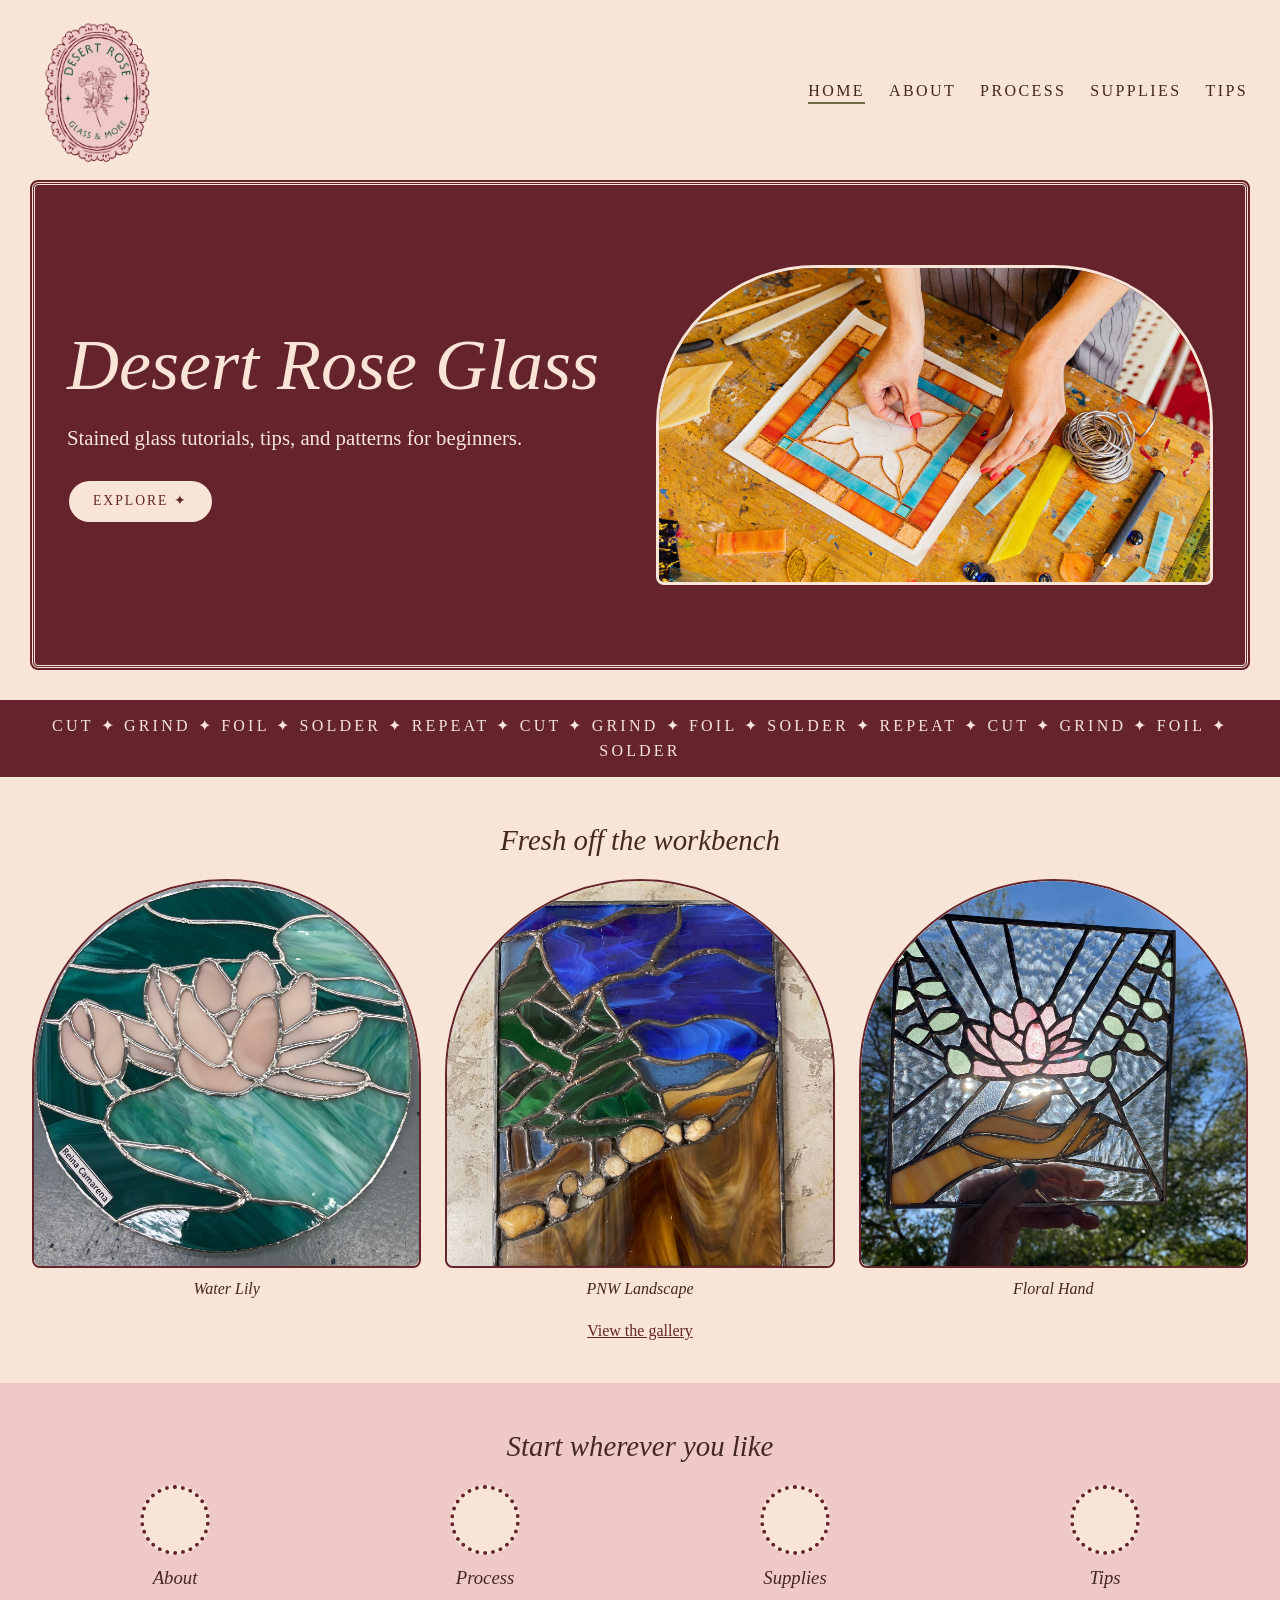
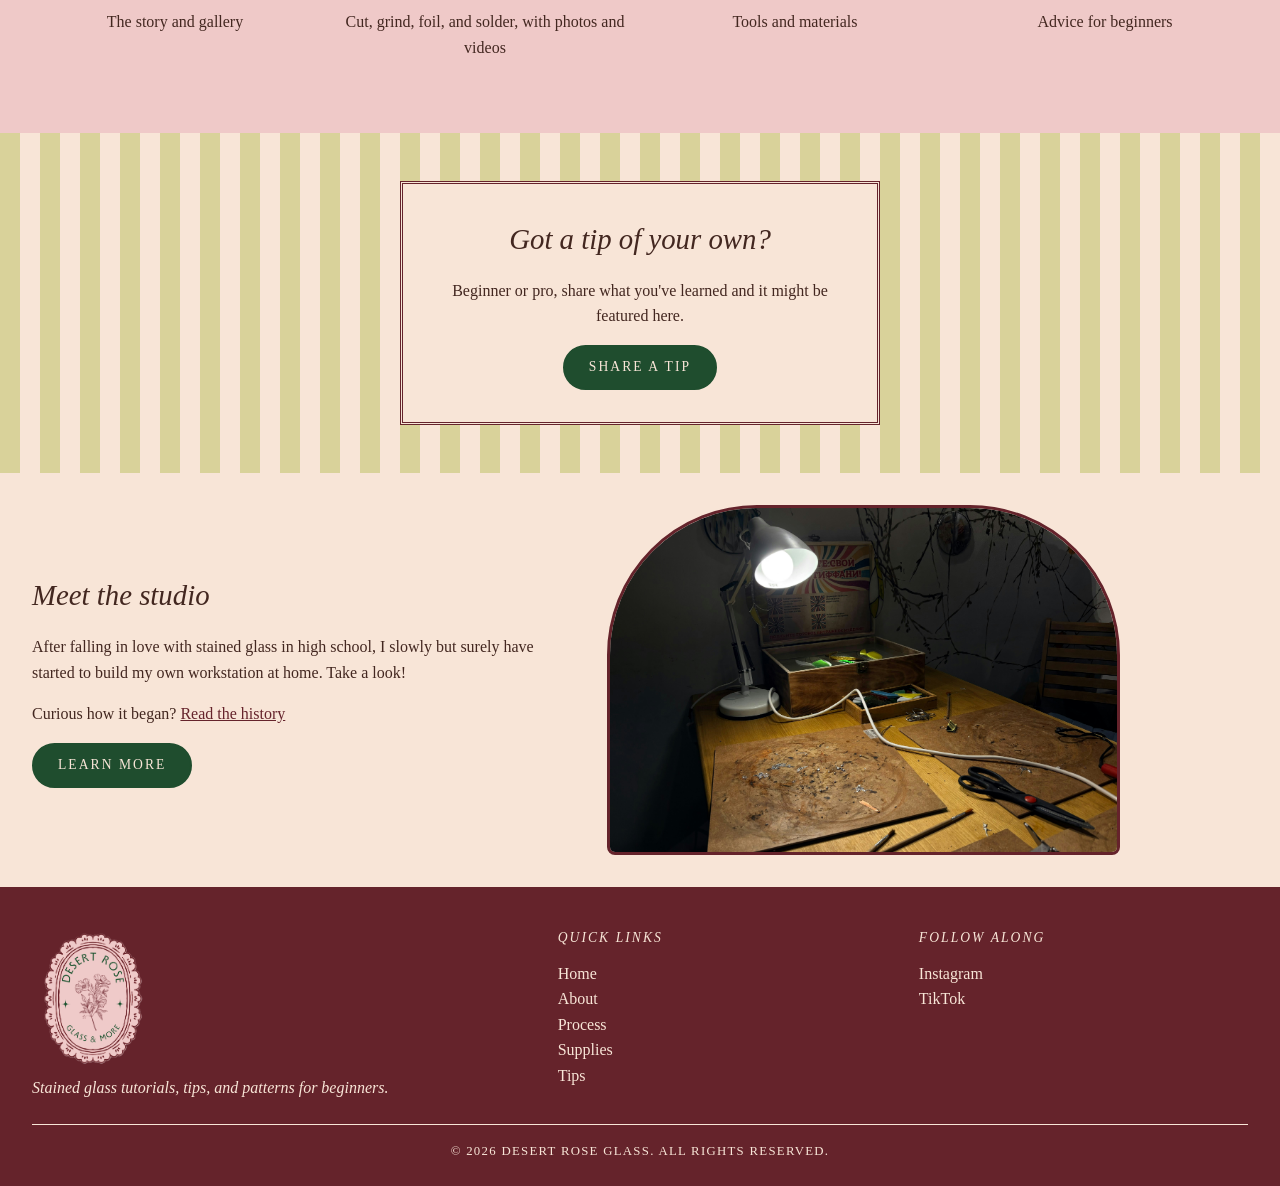
<file: index.html>
<!DOCTYPE html>
<html lang="en">
<head>
    <meta charset="UTF-8">
    <meta name="viewport" content="width=device-width, initial-scale=1.0">
    <meta name="description" content="Desert Rose Glass is a beginner friendly guide to stained glass: the process, supplies, and tips to help you create your first project!">
    <meta name="author" content="Reina Camarena">
    <title>Desert Rose Glass</title>
    <link rel="stylesheet" href="style.css">
</head>
<body>
    <header>
    <img src="images/drose-glass-logo.png" alt="Desert Rose Glass and More logo" class="logo">
    <nav>
        <ul>
            <li><a href="index.html" class="active">Home</a></li>
            <li><a href="about.html">About</a></li>
            <li><a href="process.html">Process</a></li>
            <li><a href="supplies.html">Supplies</a></li>
            <li><a href="tips.html">Tips</a></li>
        </ul>
    </nav>
</header>

<main>
   <section class="hero">
    <div class="hero-text">
        <h1>Desert Rose Glass</h1>
        <p>Stained glass tutorials, tips, and patterns for beginners.</p>
        <a href="process.html" class="btn">Explore ✦</a>
    </div>
    <img src="images/hero.jpeg" alt="Hands arranging colorful glass pieces on a stained glass pattern" class="hero-img">
</section>

    <p class="strip">Cut ✦ Grind ✦ Foil ✦ Solder ✦ Repeat ✦ Cut ✦ Grind ✦ Foil ✦ Solder ✦ Repeat ✦ Cut ✦ Grind ✦ Foil ✦ Solder</p>

    <section class="gallery">
        <h2>Fresh off the workbench</h2>
        <ul class="gallery-grid">
            <li><figure><div class="piece"><img src="images/waterlily.jpeg" alt="Round stained glass panel of a pink water lily on teal and clear glass"></div><figcaption>Water Lily</figcaption></figure></li>
            <li><figure><div class="piece"><img src="images/pnw-landscape.jpeg" alt="Stained glass landscape with green trees, mountains, and a blue sky"></div><figcaption>PNW Landscape</figcaption></figure></li>
            <li><figure><div class="piece"><img src="images/floral-hand.jpeg" alt="Stained glass panel of a pink flower above an open hand with the sun shining through"></div><figcaption>Floral Hand</figcaption></figure></li>
        </ul>
        <a href="about.html">View the gallery</a>
    </section>

    <section class="paths">
        <h2>Start wherever you like</h2>
        <ul class="paths-grid">
    <li><a href="about.html"><span class="circle"></span><h3>About</h3><p>The story and gallery</p></a></li>
    <li><a href="process.html"><span class="circle"></span><h3>Process</h3><p>Cut, grind, foil, and solder, with photos and videos</p></a></li>
    <li><a href="supplies.html"><span class="circle"></span><h3>Supplies</h3><p>Tools and materials</p></a></li>
    <li><a href="tips.html"><span class="circle"></span><h3>Tips</h3><p>Advice for beginners</p></a></li>
        </ul>
    </section>

    <section class="tip-band">
        <div class="tip-card">
            <h2>Got a tip of your own?</h2>
            <p>Beginner or pro, share what you've learned and it might be featured here.</p>
            <a href="tips.html" class="btn btn-dark">Share a tip</a>
        </div>
    </section>

    <section class="studio">
        <div>
            <h2>Meet the studio</h2>
            <p>After falling in love with stained glass in high school, I slowly but surely have started to build my own workstation at home. Take a look!</p>
            <p>Curious how it began? <a href="about.html">Read the history</a></p>
            <a href="about.html" class="btn btn-dark">Learn more</a>
        </div>
<div class="oval"><img src="images/workstation-stock.jpeg" alt="A stock photo of a stained glass workstation with tools and glass"></div>
    </section>
</main>

<footer>
    <div class="footer-grid">
        <div>
            <img src="images/drose-glass-logo.png" alt="Desert Rose Glass and More logo" class="footer-logo">
            <p>Stained glass tutorials, tips, and patterns for beginners.</p>
        </div>
        <div>
            <h3>Quick links</h3>
            <ul>
                <li><a href="index.html">Home</a></li>
                <li><a href="about.html">About</a></li>
                <li><a href="process.html">Process</a></li>
                <li><a href="supplies.html">Supplies</a></li>
                <li><a href="tips.html">Tips</a></li>
            </ul>
        </div>
        <div>
            <h3>Follow along</h3>
            <ul>
                <li><a href="https://www.instagram.com/desertrose.glass">Instagram</a></li>
                <li><a href="https://www.tiktok.com/@desert.rose.glass">TikTok</a></li>
            </ul>
        </div>
    </div>
    <p class="copyright">© 2026 Desert Rose Glass. All rights reserved.</p>
</footer>
</body>
</html>
</file>
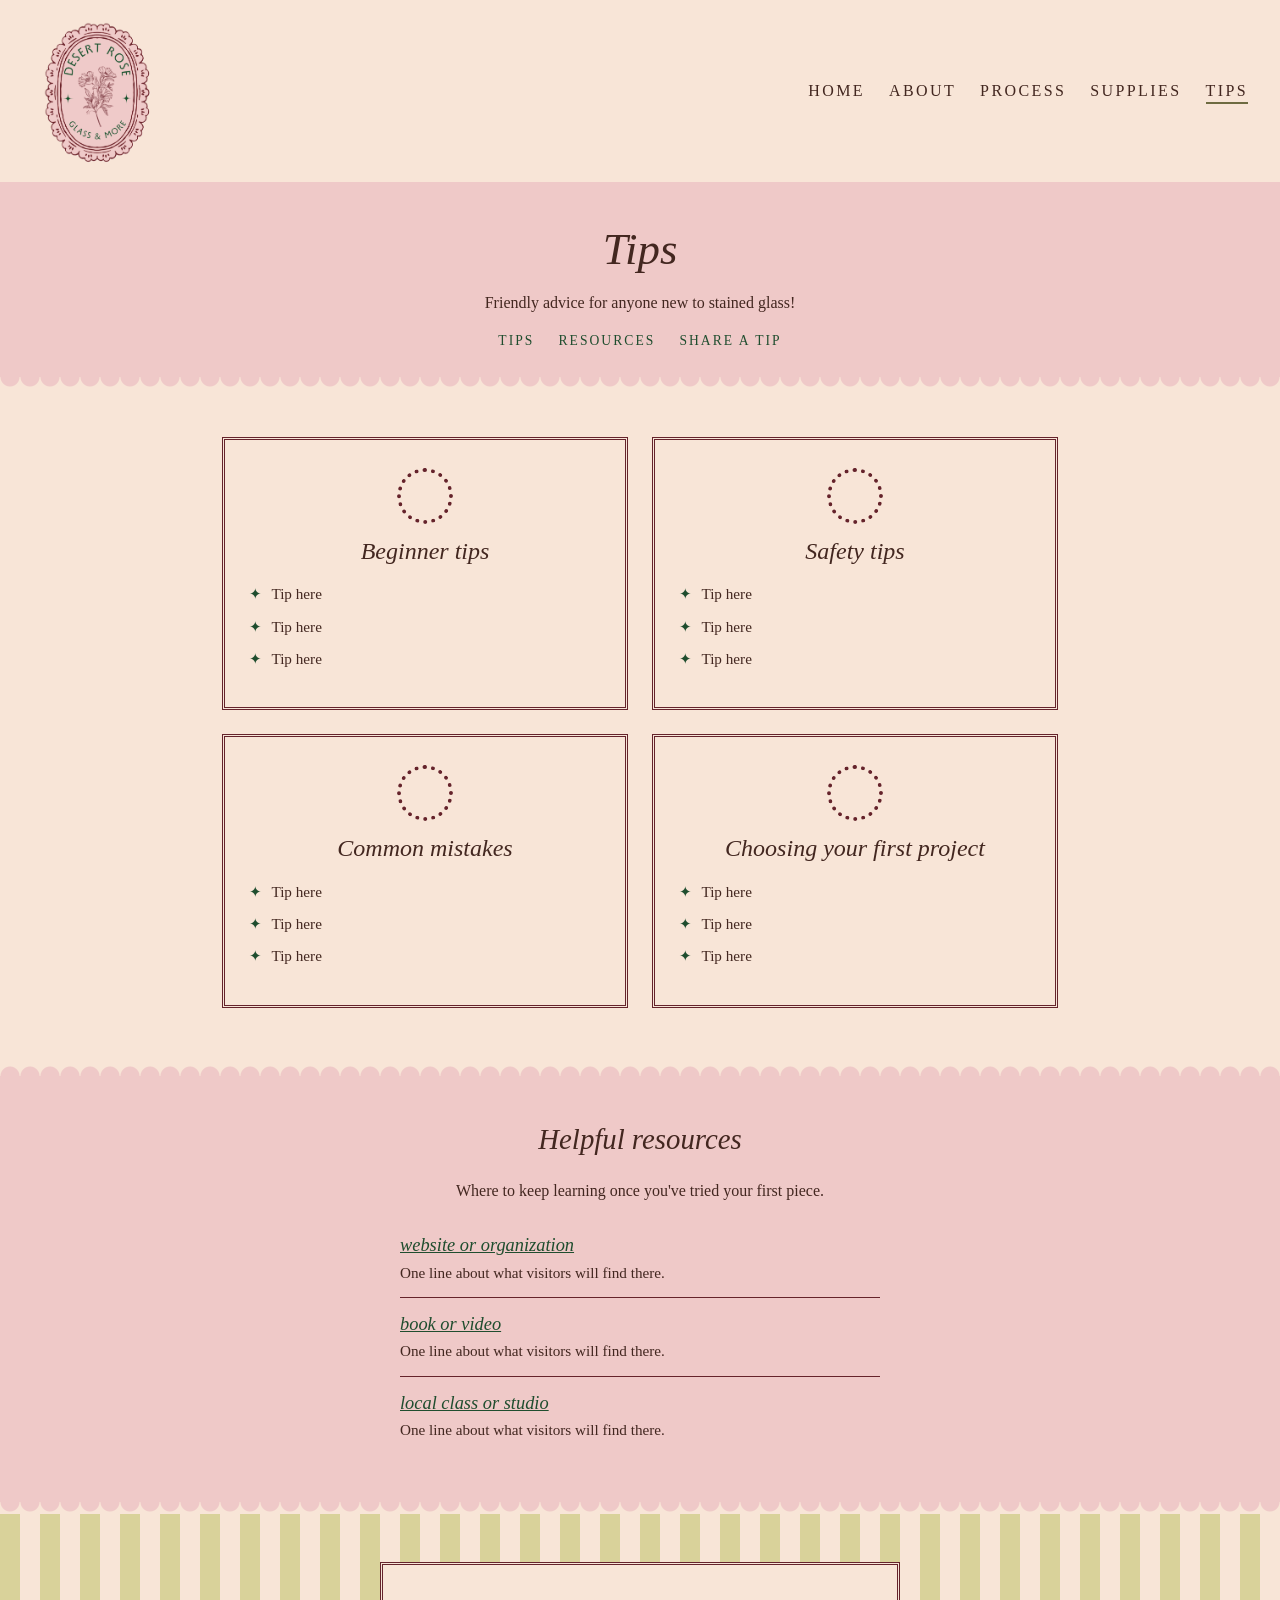
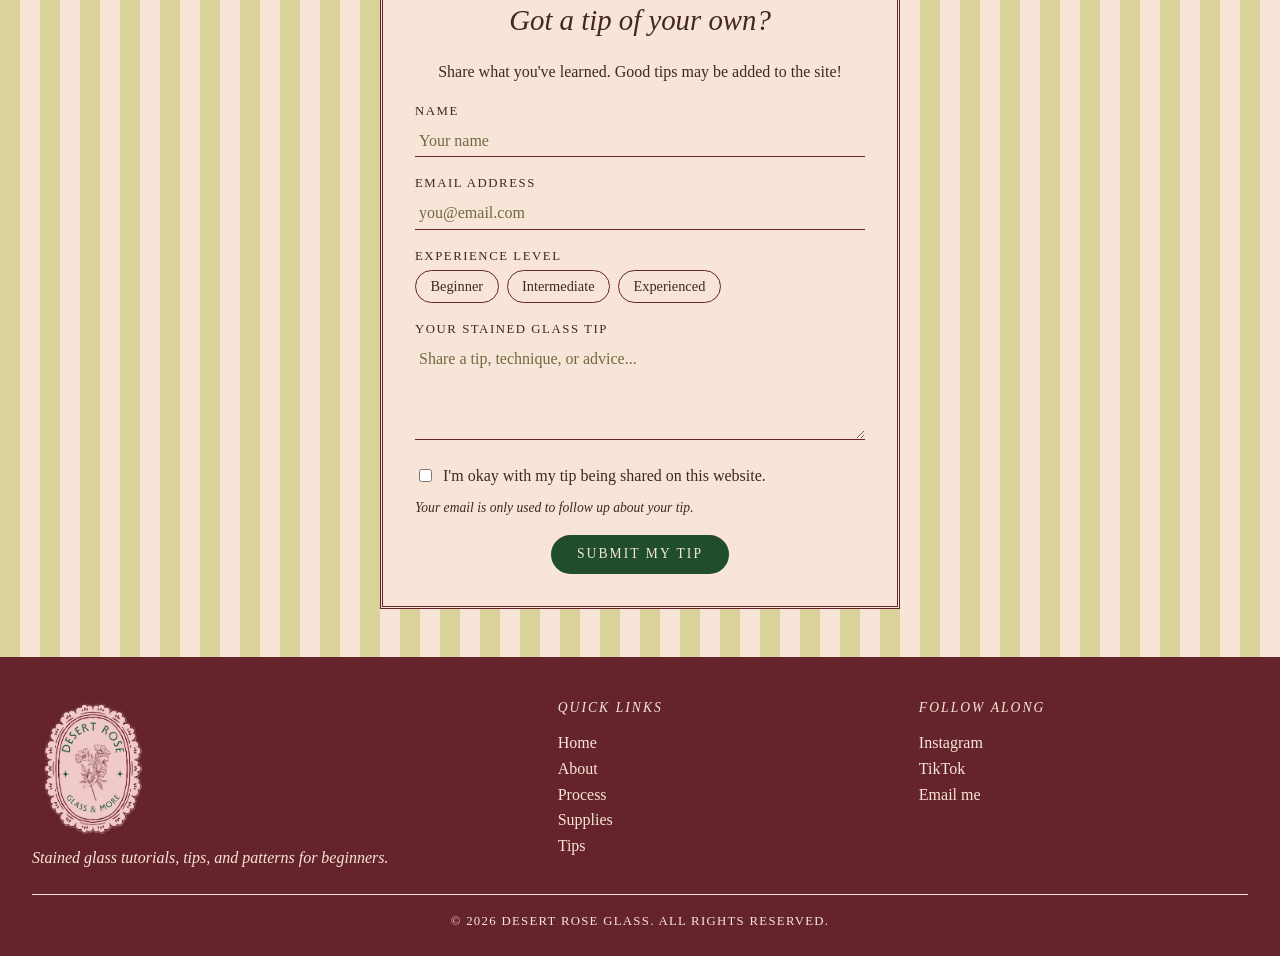
<file: tips.html>
<!DOCTYPE html>
<html lang="en">
<head>
    <meta charset="UTF-8">
    <meta name="viewport" content="width=device-width, initial-scale=1.0">
    <meta name="description" content="Friendly stained glass tips for beginners: safety, common mistakes to avoid, how to choose a first project, helpful resources, and a form to share a tip of your own.">
    <meta name="author" content="Reina Camarena">
    <title>Tips | Desert Rose Glass</title>
    <link rel="stylesheet" href="style.css">
</head>
<body>
    <header>
    <img src="images/drose-glass-logo.png" alt="Desert Rose Glass and More logo" class="logo">
    <nav>
        <ul>
            <li><a href="index.html">Home</a></li>
            <li><a href="about.html">About</a></li>
            <li><a href="process.html">Process</a></li>
            <li><a href="supplies.html">Supplies</a></li>
            <li><a href="tips.html" class="active">Tips</a></li>
        </ul>
    </nav>
</header>

<main>
    <section class="tips-title">
        <h1>Tips</h1>
        <p>Friendly advice for anyone new to stained glass!</p>
        <nav class="tips-jump" aria-label="On this page">
            <ul>
                <li><a href="#tips">Tips</a></li>
                <li><a href="#resources">Resources</a></li>
                <li><a href="#share">Share a tip</a></li>
            </ul>
        </nav>
    </section>

    <section class="tips-cards" id="tips">
        <article class="tips-card" id="beginner">
            <span class="circle" aria-hidden="true"></span>
            <h2>Beginner tips</h2>
            <ul>
                <li>Tip here</li>
                <li>Tip here</li>
                <li>Tip here</li>
            </ul>
        </article>
        <article class="tips-card" id="safety">
            <span class="circle" aria-hidden="true"></span>
            <h2>Safety tips</h2>
            <ul>
                <li>Tip here</li>
                <li>Tip here</li>
                <li>Tip here</li>
            </ul>
        </article>
        <article class="tips-card" id="mistakes">
            <span class="circle" aria-hidden="true"></span>
            <h2>Common mistakes</h2>
            <ul>
                <li>Tip here</li>
                <li>Tip here</li>
                <li>Tip here</li>
            </ul>
        </article>
        <article class="tips-card" id="first-project">
            <span class="circle" aria-hidden="true"></span>
            <h2>Choosing your first project</h2>
            <ul>
                <li>Tip here</li>
                <li>Tip here</li>
                <li>Tip here</li>
            </ul>
        </article>
    </section>

    <section class="tips-resources" id="resources">
        <h2>Helpful resources</h2>
        <p>Where to keep learning once you've tried your first piece.</p>
        <ul class="tips-links">
            <!-- Replace each # with a real web address and each name and line -->
            <li>
                <a href="#">website or organization</a>
                <p>One line about what visitors will find there.</p>
            </li>
            <li>
                <a href="#">book or video</a>
                <p>One line about what visitors will find there.</p>
            </li>
            <li>
                <a href="#">local class or studio</a>
                <p>One line about what visitors will find there.</p>
            </li>
        </ul>
    </section>

    <section class="tip-band" id="share">
        <div class="tip-card tips-form-card">
            <h2>Got a tip of your own?</h2>
            <p>Share what you've learned. Good tips may be added to the site!</p>
            <form class="tips-form" action="#" method="post">
                <div class="tips-field">
                    <label for="tip-name">Name</label>
                    <input type="text" id="tip-name" name="name" placeholder="Your name" required>
                </div>
                <div class="tips-field">
                    <label for="tip-email">Email address</label>
                    <input type="email" id="tip-email" name="email" placeholder="you@email.com" required>
                </div>
                <fieldset class="tips-field tips-radio">
                    <legend>Experience level</legend>
                    <input type="radio" id="level-beginner" name="level" value="beginner" required>
                    <label for="level-beginner">Beginner</label>
                    <input type="radio" id="level-intermediate" name="level" value="intermediate">
                    <label for="level-intermediate">Intermediate</label>
                    <input type="radio" id="level-experienced" name="level" value="experienced">
                    <label for="level-experienced">Experienced</label>
                </fieldset>
                <div class="tips-field">
                    <label for="tip-text">Your stained glass tip</label>
                    <textarea id="tip-text" name="tip" rows="4" placeholder="Share a tip, technique, or advice..." required></textarea>
                </div>
                <div class="tips-check">
                    <input type="checkbox" id="tip-permission" name="permission" value="yes">
                    <label for="tip-permission">I'm okay with my tip being shared on this website.</label>
                </div>
                <p class="tips-privacy">Your email is only used to follow up about your tip.</p>
                <button type="submit" class="btn btn-dark">Submit my tip</button>
            </form>
        </div>
    </section>
</main>

<footer>
    <div class="footer-grid">
        <div>
            <img src="images/drose-glass-logo.png" alt="Desert Rose Glass and More logo" class="footer-logo">
            <p>Stained glass tutorials, tips, and patterns for beginners.</p>
        </div>
        <div>
            <h3>Quick links</h3>
            <ul>
                <li><a href="index.html">Home</a></li>
                <li><a href="about.html">About</a></li>
                <li><a href="process.html">Process</a></li>
                <li><a href="supplies.html">Supplies</a></li>
                <li><a href="tips.html">Tips</a></li>
            </ul>
        </div>
        <div>
            <h3>Follow along</h3>
            <ul>
                <li><a href="https://www.instagram.com/desertrose.glass">Instagram</a></li>
                <li><a href="https://www.tiktok.com/@desert.rose.glass">TikTok</a></li>
                <li><a href="mailto:your-email@example.com">Email me</a></li>
            </ul>
        </div>
    </div>
    <p class="copyright">© 2026 Desert Rose Glass. All rights reserved.</p>
</footer>
</body>
</html>
</file>
<file: style.css>
:root {
    --maroon: #65232B;
    --cream: #F8E5D7;
    --brown: #432720;
    --pink: #EFC9C8;
    --olive: #6E6B41;
    --green: #1F4D2E;
}

/* ---------------------------------------(EVERY PAGE)----------------------------------- */
* { box-sizing: border-box; }

body {
    margin: 0;
    font-family: Georgia, "Times New Roman", serif;
    background-color: var(--cream);
    color: var(--brown);
    line-height: 1.6;
}

a { color: var(--maroon); }
h1, h2, h3 { font-style: italic; font-weight: normal; }
h2 { font-size: 1.8rem; text-align: center; margin: 0 0 1rem; }
ul { list-style: none; padding: 0; }

/* Header and nav */
header {
    display: flex;
    justify-content: space-between;
    align-items: center;
    flex-wrap: wrap;
    padding: 1rem 2rem;
}
.logo { height: 150px; width: auto; display: block; }
nav ul { list-style: none; display: flex; gap: 1.5rem; margin: 0; padding: 0; }
nav a {
    text-decoration: none;
    text-transform: uppercase;
    letter-spacing: 0.15em;
    color: var(--brown);
    padding-bottom: 0.2rem;
}
nav a:hover, nav a.active { border-bottom: 2px solid var(--olive); }

/* Buttons */
.btn {
    display: inline-block;
    padding: 0.6rem 1.5rem;
    border: 2px solid var(--maroon);
    border-radius: 999px;
    background: var(--cream);
    color: var(--maroon);
    text-decoration: none;
    text-transform: uppercase;
    letter-spacing: 0.15em;
    font-size: 0.85rem;
}
.btn-dark { background: var(--green); border-color: var(--green); color: var(--cream); }

/* Dotted circle icon */
.circle {
    display: block;
    width: 70px;
    height: 70px;
    margin: 0 auto 0.5rem;
    border: 4px dotted var(--maroon);
    border-radius: 50%;
    background: var(--cream);
}

/* Arched photo frame */
.piece {
    aspect-ratio: 1 / 1;
    overflow: hidden;
    border: 2px solid var(--maroon);
    border-radius: 200px 200px 8px 8px;
}
.piece img {
    width: 100%;
    height: 100%;
    object-fit: cover;
    border-radius: inherit;
}
figcaption { font-style: italic; margin-top: 0.5rem; }

/* Footer */
footer { background: var(--maroon); color: var(--cream); padding: 2.5rem 2rem 1.5rem; }
footer a { color: var(--cream); text-decoration: none; }
footer a:hover { text-decoration: underline; }
footer h3 { margin: 0 0 0.75rem; text-transform: uppercase; letter-spacing: 0.15em; font-size: 0.85rem; }
footer ul { margin: 0; }
.footer-grid { display: grid; grid-template-columns: 1.5fr 1fr 1fr; gap: 2rem; align-items: start; }
.footer-logo { display: block; height: 140px; width: auto; margin-bottom: 0.5rem; }
.footer-grid p { font-style: italic; margin: 0; }

.copyright {
    text-align: center;
    text-transform: uppercase;
    letter-spacing: 0.1em;
    font-size: 0.8rem;
    border-top: 1px solid var(--cream);
    margin: 1.5rem 0 0;
    padding-top: 1rem;
}

@media (max-width: 700px) {
    .footer-grid { grid-template-columns: 1fr; }
    nav ul { flex-wrap: wrap; }
}


/* ---------------------------------------SHARED INNER-PAGE PIECES----------------------------------- */

/* Pink page title band with scalloped bottom edge */
.about-title,
.process-title,
.supplies-title,
.tips-title {
    position: relative;
    margin-bottom: 12px;
    padding: 2rem 1rem 1.5rem;
    background-color: var(--pink);
    text-align: center;
}
.about-title::after,
.process-title::after,
.supplies-title::after,
.tips-title::after {
    content: "";
    position: absolute;
    top: 100%;
    left: 0;
    right: 0;
    height: 12px;
    background: radial-gradient(circle at 10px 0, var(--pink) 9px, transparent 10px) 0 0 / 20px 12px repeat-x;
}
.about-title h1,
.process-title h1,
.supplies-title h1,
.tips-title h1 {
    font-size: 2.8rem;
    margin: 0 0 0.25rem;
}
.about-title h1 { margin-bottom: 0.5rem; }
.process-title p,
.tips-title p { margin: 0 0 0.75rem; }
.supplies-title p { margin: 0; }

/* Jump links under the title */
.about-jump ul,
.process-jump ul,
.tips-jump ul {
    flex-wrap: wrap;
    justify-content: center;
    gap: 0.5rem 1.5rem;
}
.about-jump a,
.process-jump a,
.tips-jump a {
    color: var(--green);
    font-size: 0.85rem;
}
.about-jump a:hover,
.process-jump a:hover,
.tips-jump a:hover {
    border-bottom-color: var(--green);
}

/* Pink band with scalloped top and bottom edges */
.about-history,
.process-band,
.tips-resources {
    position: relative;
    margin: 12px 0;
    background-color: var(--pink);
}
.about-history,
.tips-resources {
    padding: 2.5rem 2rem 3rem;
    text-align: center;
}
.about-history::before, .about-history::after,
.process-band::before, .process-band::after,
.tips-resources::before, .tips-resources::after {
    content: "";
    position: absolute;
    left: 0;
    right: 0;
    height: 12px;
}
.about-history::before,
.process-band::before,
.tips-resources::before {
    bottom: 100%;
    background: radial-gradient(circle at 10px 12px, var(--pink) 9px, transparent 10px) 0 0 / 20px 12px repeat-x;
}
.about-history::after,
.process-band::after,
.tips-resources::after {
    top: 100%;
    background: radial-gradient(circle at 10px 0, var(--pink) 9px, transparent 10px) 0 0 / 20px 12px repeat-x;
}

/* Numbered circle (timeline dots and process steps) */
.about-dot,
.process-num {
    display: flex;
    align-items: center;
    justify-content: center;
    width: 34px;
    height: 34px;
    margin-bottom: 0.5rem;
    background-color: var(--cream);
    border: 1.5px solid var(--green);
    border-radius: 50%;
    color: var(--green);
}
.about-dot { margin: 0 auto 0.5rem; font-size: 0.8rem; }
.process-num { font-style: italic; }

/* Closing call to action */
.about-cta,
.supplies-cta {
    padding: 2.5rem 2rem 3rem;
    text-align: center;
}
.about-cta p,
.supplies-cta p {
    margin: 0 0 0.75rem;
    font-style: italic;
    font-size: 1.25rem;
}

/* Phone */
@media (max-width: 700px) {
    .about-title h1,
    .process-title h1,
    .supplies-title h1,
    .tips-title h1 { font-size: 2.2rem; }
}


/* ---------------------------------------HOME PAGE----------------------------------- */

/* Hero */
.hero {
    display: grid;
    grid-template-columns: 1fr 1fr;
    gap: 2rem;
    align-items: center;
    text-align: left;
    background-color: var(--maroon);
    color: var(--cream);
    margin: 0 2rem;
    padding: 5rem 2rem;
    border-radius: 6px;
    border: 3px double var(--cream);
    outline: 2px solid var(--maroon);
}
.hero-img {
    width: 100%;
    height: 320px;
    object-fit: cover;
    border-radius: 160px 160px 8px 8px;
    border: 3px solid var(--cream);
}
.hero h1 { font-size: 4.5rem; line-height: 1.1; margin: 0 0 1rem; }
.hero p { font-size: 1.3rem; max-width: 36rem; margin: 0 0 1.5rem; }

/* Banner strip */
.strip {
    background: var(--maroon);
    color: var(--cream);
    text-align: center;
    text-transform: uppercase;
    letter-spacing: 0.2em;
    padding: 0.8rem 1rem;
    margin: 2rem 0 0;
}

/* Gallery */
.gallery { padding: 2.5rem 2rem; text-align: center; }
.gallery-grid { display: grid; grid-template-columns: repeat(auto-fit, minmax(200px, 1fr)); gap: 1.5rem; }
.gallery figure { margin: 0; }

/* Start wherever you like */
.paths { background: var(--pink); padding: 2.5rem 2rem; text-align: center; }
.paths-grid { display: grid; grid-template-columns: repeat(auto-fit, minmax(180px, 1fr)); gap: 1.5rem; }
.paths-grid a { color: inherit; text-decoration: none; display: block; }
.paths-grid a:hover h3 { text-decoration: underline; }
.paths h3 { margin: 0; }

/* Tip band */
.tip-band {
    padding: 3rem 2rem;
    background: repeating-linear-gradient(90deg, #d9d29a 0 20px, var(--cream) 20px 40px);
}
.tip-card {
    max-width: 480px;
    margin: 0 auto;
    padding: 2rem;
    text-align: center;
    background: var(--cream);
    border: 3px double var(--maroon);
}

/* Meet the studio */
.studio {
    display: grid;
    grid-template-columns: 1fr 1.2fr;
    gap: 2.5rem;
    align-items: center;
    text-align: left;
    padding: 2rem;
}
.studio h2 { text-align: left; }
.oval {
    width: 80%;
    height: 350px;
    padding: 0;
    overflow: hidden;
    border: 3px solid var(--maroon);
    border-radius: 150px 150px 8px 8px;
}
.oval img {
    width: 100%;
    height: 100%;
    object-fit: cover;
    object-position: center 40%;
}

/* Phone */
@media (max-width: 700px) {
    .hero { grid-template-columns: 1fr; }
    .hero h1 { font-size: 3rem; }
    .hero p { font-size: 1.2rem; }
    .studio { grid-template-columns: 1fr; }
    .oval { height: 240px; }
}


/* ---------------------------------------ABOUT PAGE----------------------------------- */

/* Pull-quote inside the "Why I chose stained glass" card */
.about-quote {
    margin: 1rem 0 0;
    font-style: italic;
    font-size: 1.15rem;
    color: var(--green);
}

/* Gallery */
.about-gallery {
    max-width: 1100px;
    margin: 0 auto;
}

/* History timeline */
.about-timeline {
    position: relative;
    display: grid;
    grid-template-columns: repeat(4, 1fr);
    gap: 1rem;
    max-width: 1000px;
    margin: 1.5rem auto 0;
    padding: 0;
    list-style: none;
}
.about-timeline::before {
    content: "";
    position: absolute;
    top: 17px;
    left: 12.5%;
    right: 12.5%;
    border-top: 2px dotted var(--maroon);
}
.about-timeline li {
    position: relative;
}
.about-timeline h3 {
    margin: 0 0 0.25rem;
    font-size: 1.2rem;
}
.about-timeline p {
    margin: 0;
    font-size: 0.95rem;
}
.about-era {
    display: block;
    text-transform: uppercase;
    letter-spacing: 0.12em;
    font-size: 0.75rem;
    color: var(--green);
}

/* Phone */
@media (max-width: 700px) {
    .about-timeline {
        grid-template-columns: 1fr;
        gap: 1.5rem;
    }
    .about-timeline::before { display: none; }
}


/* ---------------------------------------PROCESS PAGE----------------------------------- */

/* Overview video */
.process-overview {
    max-width: 640px;
    margin: 0 auto;
    padding: 2.5rem 1.5rem 1.5rem;
    text-align: center;
}
.process-overview p {
    margin: 0.75rem 0 0;
    font-style: italic;
}
.process-video {
    display: block;
    width: 100%;
    aspect-ratio: 16 / 9;
    background-color: var(--pink);
    border: 2px solid var(--maroon);
    border-radius: 8px;
}

/* One step: photos on one side, text on the other */
.process-step {
    position: relative;
    display: grid;
    grid-template-columns: 1.15fr 1fr;
    gap: 2.5rem;
    align-items: center;
    padding: 2.5rem max(2rem, calc((100% - 1000px) / 2));
}
.process-flip .process-photos {
    order: 2;
}

/* Two photos per step */
.process-photos {
    display: grid;
    grid-template-columns: 1fr 1fr;
    gap: 0.75rem;
}
.process-photos img {
    display: block;
    width: 100%;
    aspect-ratio: 1 / 1;
    object-fit: cover;
    background-color: var(--cream);
    border: 2px solid var(--maroon);
    border-radius: 8px;
}

/* Step text */
.process-text h2 {
    margin: 0 0 0.5rem;
    text-align: left;
}
.process-text p {
    margin: 0 0 1rem;
}

@media (max-width: 700px) {
    .process-step {
        grid-template-columns: 1fr;
        gap: 1.5rem;
        padding: 2rem 1.25rem;
    }
    .process-flip .process-photos {
        order: 0;
    }
}


/* ---------------------------------------SUPPLIES PAGE----------------------------------- */

/* "What you'll need" */
.supplies-basics {
    max-width: 1000px;
    margin: 0 auto;
    padding: 3rem 2rem 2rem;
}
.supplies-group {
    margin-top: 2.5rem;
    text-align: center;
}
.supplies-group h3 {
    margin: 0;
    font-size: 1.6rem;
}
.supplies-note {
    margin: 0;
    text-transform: uppercase;
    letter-spacing: 0.15em;
    font-size: 0.8rem;
    color: var(--green);
}

/* Cards */
.supplies-grid {
    display: grid;
    gap: 2rem 1.5rem;
    margin: 1.5rem 0 0;
}
.supplies-grid-three {
    grid-template-columns: repeat(3, 1fr);
}
.supplies-grid-two {
    grid-template-columns: repeat(2, calc((100% - 3rem) / 3));
    justify-content: center;
}
.supplies-card {
    text-align: center;
}
.supplies-card h4 {
    margin: 0.75rem 0 0.25rem;
    font-size: 1.4rem;
    font-style: italic;
    font-weight: normal;
}
.supplies-card p {
    margin: 0 0 0.5rem;
    font-size: 0.95rem;
}
.supplies-label,
.supplies-card .supplies-label {
    margin: 0.5rem 0 0;
    text-transform: uppercase;
    letter-spacing: 0.12em;
    font-size: 0.75rem;
    color: var(--green);
}

/* Link to the Process page under the tools */
.supplies-more {
    margin: 2rem 0 0;
    text-align: center;
    font-style: italic;
}
.supplies-more a {
    color: var(--green);
}

/* Data table */
.supplies-glance {
    max-width: 900px;
    margin: 0 auto;
    padding: 2rem 2rem 3rem;
}
.supplies-table-wrap {
    overflow-x: auto;
    border: 2px solid var(--maroon);
    border-radius: 8px;
}
.supplies-table {
    width: 100%;
    border-collapse: collapse;
}
.supplies-table caption {
    padding: 0 0 0.75rem;
    font-style: italic;
    caption-side: top;
}
.supplies-table th,
.supplies-table td {
    padding: 0.75rem 1rem;
    border-bottom: 1px solid var(--maroon);
    text-align: left;
}
.supplies-table thead th {
    background-color: var(--pink);
    text-transform: uppercase;
    letter-spacing: 0.12em;
    font-size: 0.8rem;
}
.supplies-table tbody th {
    font-style: italic;
    font-weight: normal;
}
.supplies-table tbody tr:last-child th,
.supplies-table tbody tr:last-child td {
    border-bottom: none;
}
.supplies-table tbody tr:nth-child(even) {
    background-color: rgba(239, 201, 200, 0.35);
}

/* Workstation card */
.supplies-wide {
    max-width: 640px;
}
.supplies-ws {
    display: grid;
    grid-template-columns: 1.3fr 1fr;
    grid-template-rows: 1fr 1fr;
    gap: 0.75rem;
    margin-top: 1rem;
}
.supplies-ws img {
    display: block;
    width: 100%;
    height: 100%;
    min-height: 110px;
    object-fit: cover;
    background-color: var(--pink);
    border: 2px solid var(--maroon);
    border-radius: 8px;
}
.supplies-ws-main {
    grid-row: span 2;
}

/* Phone */
@media (max-width: 700px) {
    .supplies-basics { padding: 2rem 1.25rem 1rem; }
    .supplies-glance { padding: 1.5rem 1.25rem 2.5rem; }
    .supplies-grid-three,
    .supplies-grid-two {
        grid-template-columns: 1fr;
    }
    .supplies-card .piece {
        max-width: 240px;
        margin-left: auto;
        margin-right: auto;
    }
    .supplies-ws {
        grid-template-columns: 1fr 1fr;
        grid-template-rows: auto;
    }
    .supplies-ws-main {
        grid-column: span 2;
        grid-row: auto;
        min-height: 180px;
    }
}


/* ---------------------------------------TIPS PAGE----------------------------------- */

/* Tip cards */
.tips-cards {
    display: grid;
    grid-template-columns: repeat(2, 1fr);
    gap: 1.5rem;
    max-width: 900px;
    margin: 0 auto;
    padding: 3rem 2rem 3.5rem;
}
.tips-card {
    padding: 1.75rem 1.5rem;
    text-align: center;
    background-color: var(--cream);
    border: 3px double var(--maroon);
}
.tips-card .circle {
    width: 56px;
    height: 56px;
}
.tips-card h2 {
    margin: 0 0 0.75rem;
    font-size: 1.5rem;
}
.tips-card ul {
    margin: 0;
    text-align: left;
}
.tips-card li {
    position: relative;
    margin-bottom: 0.5rem;
    padding-left: 1.4rem;
    font-size: 0.95rem;
}
.tips-card li::before {
    content: "\2726";
    position: absolute;
    left: 0;
    color: var(--green);
}

/* Helpful resources list */
.tips-resources > p {
    margin: 0 0 1rem;
}
.tips-links {
    max-width: 480px;
    margin: 0 auto;
    padding: 0;
    text-align: left;
}
.tips-links li {
    padding: 0.75rem 0;
    border-bottom: 1px solid var(--maroon);
}
.tips-links li:last-child {
    border-bottom: none;
}
.tips-links a {
    font-style: italic;
    font-size: 1.15rem;
    color: var(--green);
}
.tips-links p {
    margin: 0;
    font-size: 0.95rem;
}

/* Tip form */
.tips-form-card {
    max-width: 520px;
    text-align: left;
}
.tips-form-card h2,
.tips-form-card > p {
    text-align: center;
}
.tips-field {
    margin: 0 0 1rem;
    padding: 0;
    border: none;
}
.tips-field label,
.tips-field legend {
    display: block;
    margin: 0 0 0.25rem;
    padding: 0;
    text-transform: uppercase;
    letter-spacing: 0.12em;
    font-size: 0.8rem;
}
.tips-field input[type="text"],
.tips-field input[type="email"],
.tips-field textarea {
    width: 100%;
    padding: 0.4rem 0.25rem;
    background: transparent;
    border: none;
    border-bottom: 1.5px solid var(--maroon);
    border-radius: 0;
    color: var(--brown);
    font-family: inherit;
    font-size: 1rem;
}
.tips-field textarea {
    min-height: 6rem;
    resize: vertical;
}
.tips-field input::placeholder,
.tips-field textarea::placeholder {
    color: var(--olive);
}
.tips-field input[type="text"]:focus,
.tips-field input[type="email"]:focus,
.tips-field textarea:focus {
    outline: 2px solid var(--green);
    outline-offset: 2px;
}

/* Experience level */
.tips-radio {
    display: flex;
    flex-wrap: wrap;
    gap: 0.5rem;
}
.tips-radio legend {
    width: 100%;
}
.tips-radio input {
    position: absolute;
    opacity: 0;
}
.tips-radio input + label {
    display: inline-block;
    margin: 0;
    padding: 0.25rem 0.9rem;
    border: 1px solid var(--maroon);
    border-radius: 999px;
    text-transform: none;
    letter-spacing: normal;
    font-size: 0.9rem;
    cursor: pointer;
}
.tips-radio input:checked + label {
    background-color: var(--green);
    border-color: var(--green);
    color: var(--cream);
}
.tips-radio input:focus-visible + label {
    outline: 2px solid var(--green);
    outline-offset: 2px;
}

/* Permission checkbox, note, and button */
.tips-check {
    display: flex;
    align-items: flex-start;
    gap: 0.5rem;
    margin: 0 0 0.5rem;
}
.tips-check input {
    margin-top: 0.35rem;
    accent-color: var(--green);
}
.tips-privacy {
    margin: 0 0 1rem;
    font-style: italic;
    font-size: 0.85rem;
}
.tips-form .btn {
    display: block;
    margin: 0 auto;
    font-family: inherit;
    cursor: pointer;
}

/* Phone */
@media (max-width: 700px) {
    .tips-cards {
        grid-template-columns: 1fr;
        padding: 2rem 1.25rem 2.5rem;
    }
    .tips-resources { padding: 2rem 1.25rem 2.5rem; }
}
</file>
